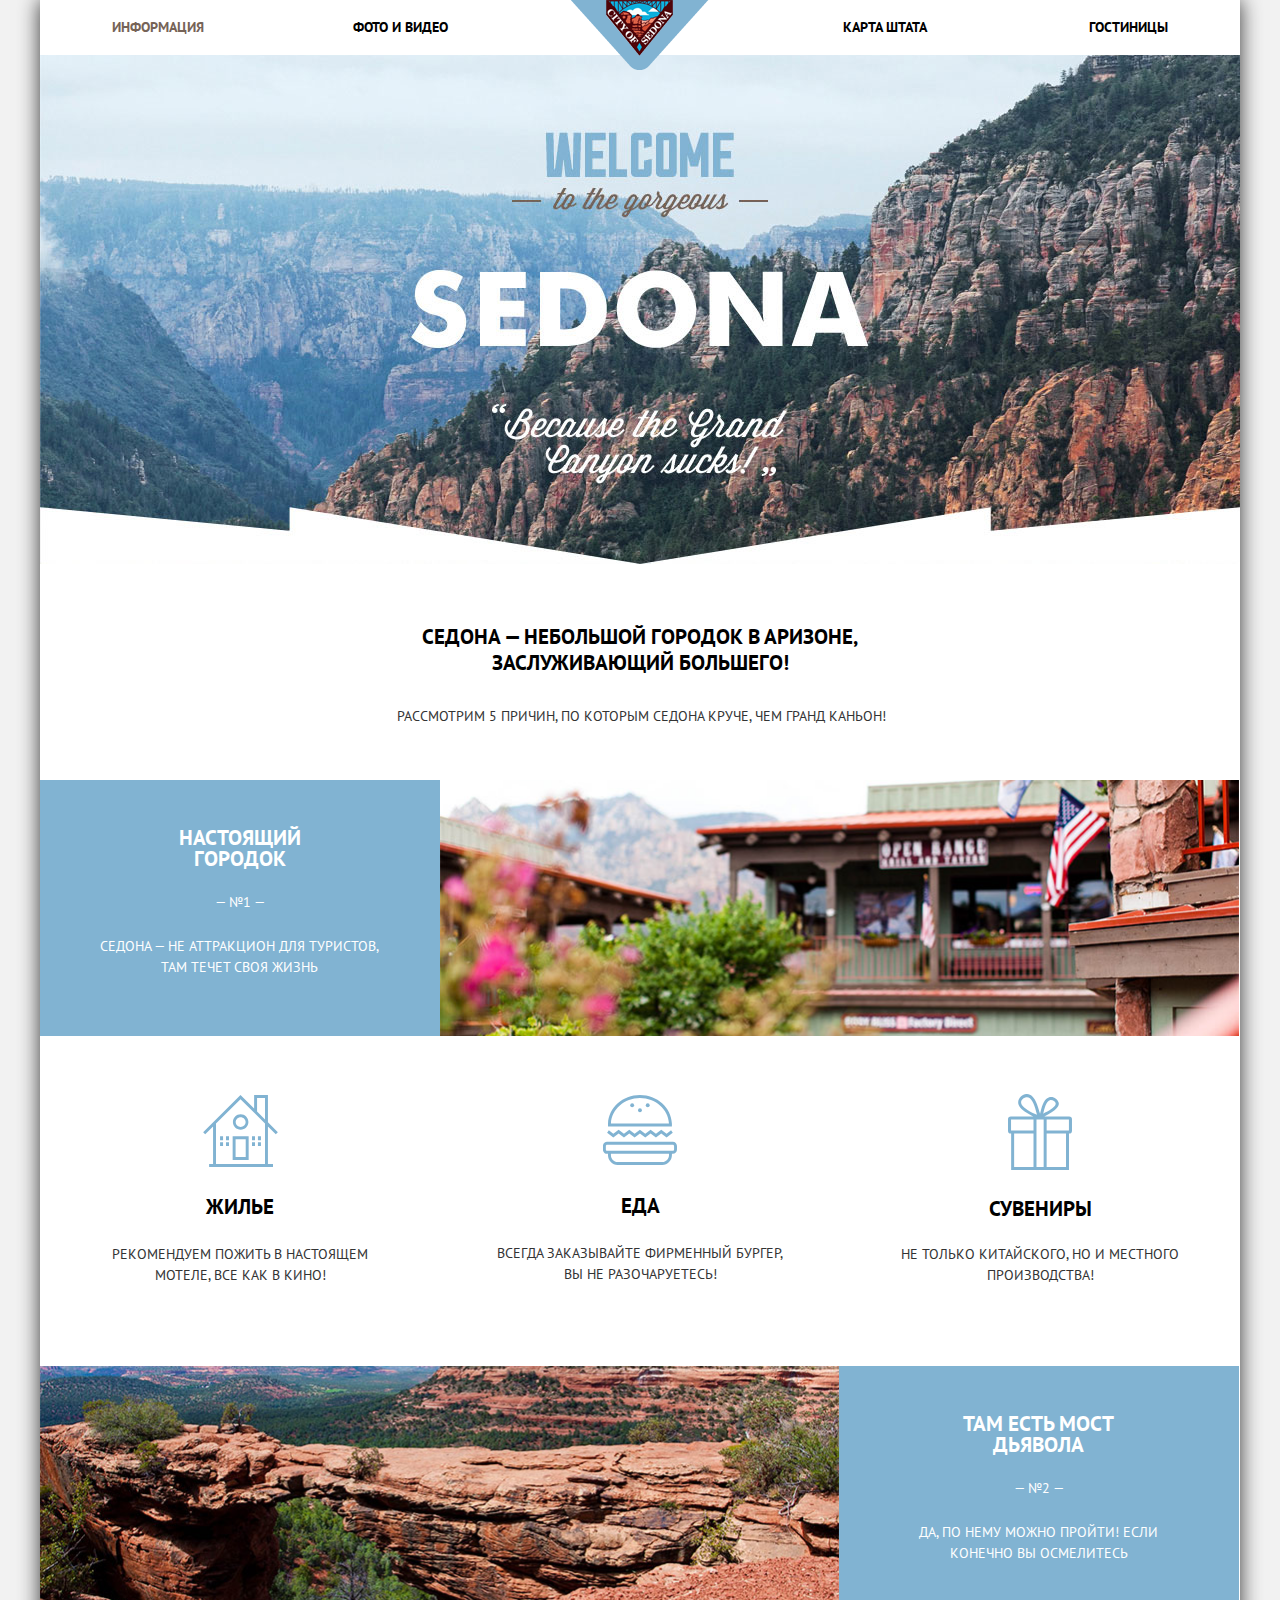
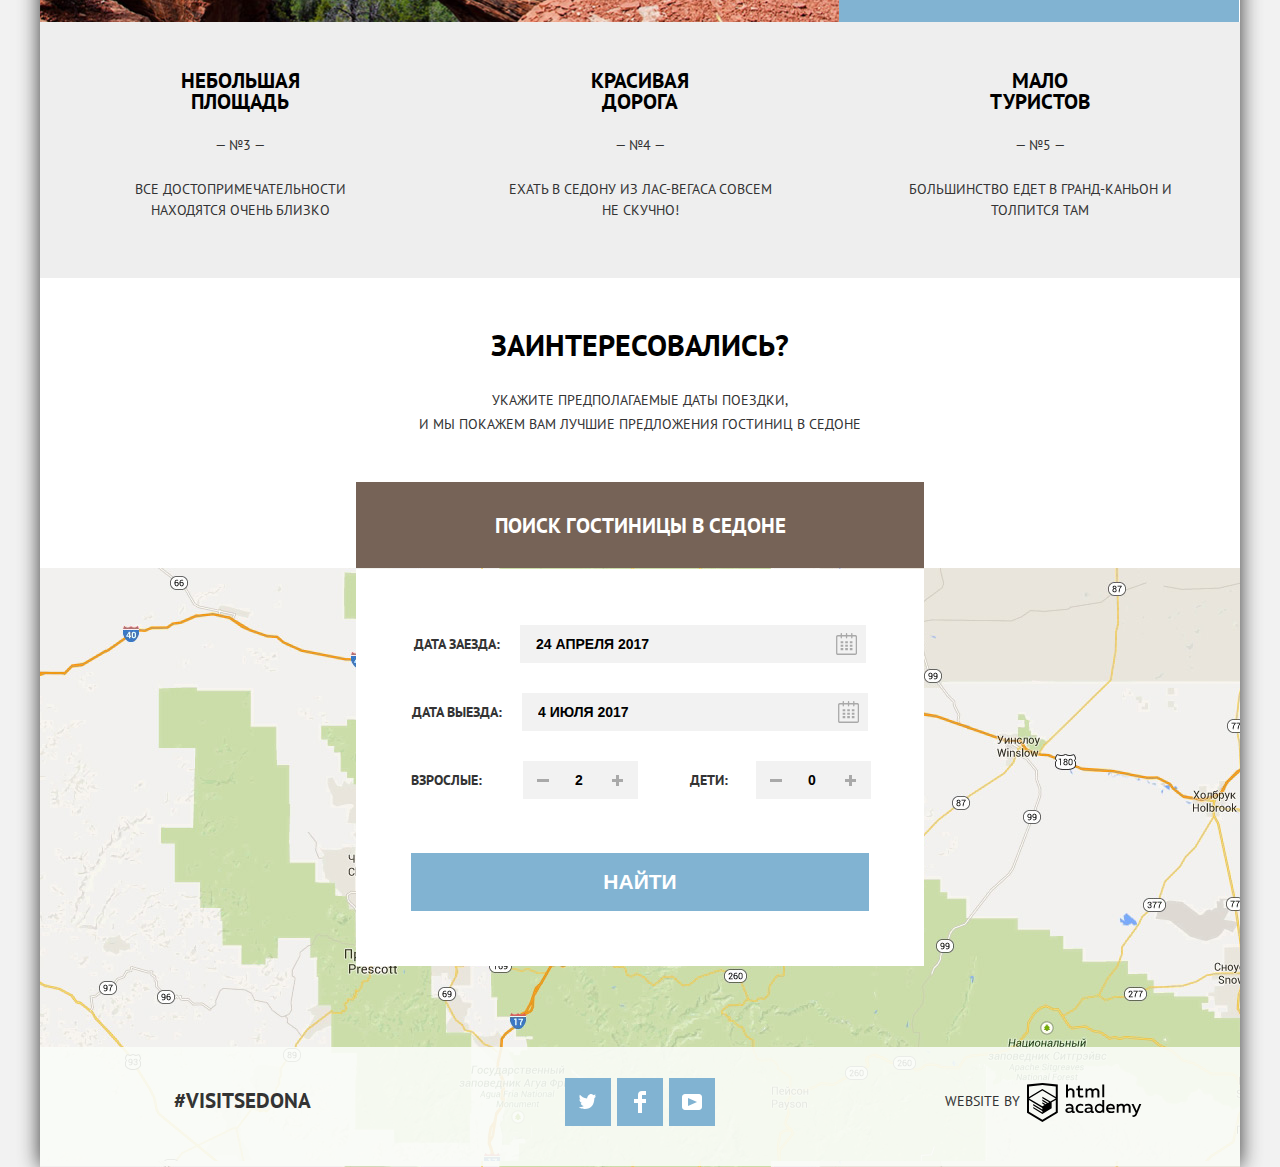
<file: index.html>
<!DOCTYPE html>
<html lang="ru">
<head>
    <meta charset="utf-8">
    <title>HTML Academy: Седона</title>
    <link href="https://fonts.googleapis.com/css?family=PT+Sans:400,700&amp;subset=cyrillic" rel="stylesheet">
    <link href="css/normalize.css" rel="stylesheet">
    <link href="css/style.min.css" rel="stylesheet">
</head>
<body>
    <svg style="position: absolute; width: 0; height: 0; overflow: hidden;" version="1.1" xmlns="http://www.w3.org/2000/svg" xmlns:xlink="http://www.w3.org/1999/xlink">
        <defs>
        <symbol id="icon-calendar" viewBox="0 0 19 20">
        <title>calendar</title>
        <path d="M17.501 1.841h-2.586v-1.252c0-0.346-0.267-0.626-0.596-0.626s-0.596 0.28-0.596 0.626v1.252h-3.58v-1.252c0-0.346-0.267-0.626-0.595-0.626-0.33 0-0.597 0.28-0.597 0.626v1.252h-3.58v-1.252c0-0.346-0.267-0.626-0.596-0.626s-0.597 0.28-0.597 0.626v1.252h-2.585c-0.878 0-1.591 0.747-1.591 1.67v14.82c0 0.923 0.713 1.669 1.591 1.669h15.91c0.878 0 1.59-0.746 1.59-1.669v-14.82c0-0.923-0.712-1.67-1.59-1.67zM17.898 18.331c0 0.003 0 0.007 0 0.010 0 0.221-0.177 0.402-0.397 0.407l-0.001 0h-15.91c-0.221-0.006-0.398-0.187-0.398-0.409 0-0.003 0-0.006 0-0.009v0-14.82c-0-0.002-0-0.005-0-0.008 0-0.222 0.177-0.403 0.398-0.409l0.001-0h2.585v1.253c0 0.346 0.267 0.626 0.597 0.626s0.596-0.28 0.596-0.626v-1.253h3.58v1.253c0 0.346 0.267 0.626 0.597 0.626 0.328 0 0.595-0.28 0.595-0.626v-1.253h3.58v1.253c0 0.346 0.266 0.626 0.596 0.626s0.596-0.28 0.596-0.626v-1.253h2.586c0.219 0 0.397 0.187 0.397 0.417v14.82z"></path>
        <path d="M4.176 7.477h2.386v1.878h-2.386zM4.176 10.607h2.386v1.879h-2.386zM4.176 13.738h2.386v1.878h-2.386zM8.353 13.738h2.386v1.878h-2.386zM8.353 10.607h2.386v1.879h-2.386zM8.353 7.477h2.386v1.878h-2.386zM12.528 13.738h2.386v1.878h-2.386zM12.528 10.607h2.386v1.879h-2.386zM12.528 7.477h2.386v1.878h-2.386z"></path>
        </symbol>
        <symbol id="icon-logo-htmlacademy" viewBox="0 0 59 20">
        <title>logo-htmlacademy</title>
        <path d="M24.212 14.578c0.108-0.004 0.21-0.024 0.306-0.057l-0.008 0.002v0.722c-0.185 0.072-0.4 0.114-0.624 0.114-0.006 0-0.012-0-0.017-0h0.001c-0.022 0.002-0.048 0.003-0.075 0.003-0.37 0-0.689-0.222-0.829-0.54l-0.002-0.006c-0.448 0.365-1.025 0.587-1.655 0.587-0.017 0-0.035-0-0.052-0.001l0.003 0c-0.82 0-1.579-0.45-1.579-1.384 0-1.156 1.085-1.514 2.014-1.514 0.421 0.007 0.827 0.056 1.218 0.143l-0.040-0.008v-0.163c0-0.543-0.412-0.961-1.189-0.961-0.59 0.001-1.149 0.129-1.654 0.358l0.025-0.010v-0.923c0.515-0.182 1.109-0.291 1.728-0.298l0.003-0c1.281 0 2.068 0.608 2.068 1.981v1.628c-0.001 0.008-0.001 0.018-0.001 0.028 0 0.153 0.117 0.278 0.266 0.292l0.001 0h0.092zM20.716 13.965c0.028 0.382 0.344 0.681 0.731 0.681 0.022 0 0.043-0.001 0.064-0.003l-0.003 0h0.060c0.001 0 0.002 0 0.003 0 0.51 0 0.972-0.208 1.305-0.543l0-0v-0.771c-0.292-0.065-0.63-0.106-0.976-0.114l-0.006-0c-0.543 0-1.172 0.179-1.172 0.749v0zM27.425 10.649c0.019-0 0.042-0.001 0.065-0.001 0.489 0 0.947 0.129 1.343 0.355l-0.013-0.007v0.934c-0.348-0.238-0.777-0.38-1.24-0.38-0.003 0-0.006 0-0.008 0h0c-0.027-0.002-0.058-0.003-0.090-0.003-0.824 0-1.493 0.668-1.493 1.493s0.668 1.493 1.493 1.493c0.032 0 0.063-0.001 0.094-0.003l-0.004 0c0.485-0.002 0.939-0.13 1.332-0.354l-0.013 0.007v0.928c-0.417 0.196-0.905 0.31-1.42 0.31-0.028 0-0.055-0-0.082-0.001l0.004 0c-0.044 0.003-0.095 0.005-0.146 0.005-1.208 0-2.197-0.938-2.279-2.125l-0-0.007q0-0.114 0-0.223c-0.001-0.023-0.001-0.050-0.001-0.077 0-1.269 1.008-2.302 2.266-2.343l0.004-0h0.206zM34.030 14.578c0.108-0.004 0.21-0.024 0.306-0.057l-0.008 0.002v0.722c-0.185 0.072-0.4 0.114-0.624 0.114-0.006 0-0.012-0-0.017-0h0.001c-0.022 0.002-0.048 0.003-0.075 0.003-0.37 0-0.689-0.222-0.829-0.54l-0.002-0.006c-0.448 0.365-1.025 0.587-1.655 0.587-0.017 0-0.035-0-0.052-0.001l0.003 0c-0.82 0-1.579-0.45-1.579-1.384 0-1.156 1.085-1.514 2.014-1.514 0.421 0.007 0.827 0.056 1.218 0.143l-0.040-0.008v-0.163c0-0.543-0.412-0.961-1.189-0.961-0.59 0.001-1.149 0.129-1.654 0.358l0.025-0.010v-0.923c0.515-0.182 1.109-0.291 1.728-0.298l0.003-0c1.281 0 2.068 0.608 2.068 1.981v1.628c-0.001 0.008-0.001 0.018-0.001 0.028 0 0.153 0.117 0.278 0.266 0.292l0.001 0h0.092zM30.535 13.965c0.028 0.382 0.344 0.681 0.731 0.681 0.024 0 0.047-0.001 0.070-0.003l-0.003 0h0.060c0.001 0 0.002 0 0.003 0 0.51 0 0.972-0.208 1.305-0.543l0-0v-0.771c-0.292-0.065-0.63-0.106-0.976-0.114l-0.006-0c-0.575 0-1.172 0.179-1.172 0.749v0zM39.62 8.673v6.621h-0.896v-0.716c-0.388 0.51-0.996 0.836-1.68 0.836-0.018 0-0.036-0-0.054-0.001l0.003 0c-1.248-0.087-2.227-1.12-2.227-2.383s0.979-2.296 2.22-2.382l0.008-0c0.021-0.001 0.046-0.001 0.071-0.001 0.62 0 1.176 0.273 1.555 0.704l0.002 0.002v-2.681h0.999zM37.161 11.506c-0.827 0-1.498 0.671-1.498 1.498s0.671 1.498 1.498 1.498v0c0.008 0 0.017 0 0.026 0 0.638 0 1.186-0.385 1.424-0.935l0.004-0.010v-1.085c-0.252-0.558-0.803-0.939-1.444-0.939v0zM42.877 10.649c1.796 0 2.421 1.455 2.128 2.763h-3.376c0.114 0.814 0.906 1.145 1.731 1.145 0.003 0 0.007 0 0.011 0 0.517 0 1.006-0.118 1.442-0.329l-0.020 0.009v0.868c-0.449 0.197-0.971 0.311-1.521 0.311-0.038 0-0.075-0.001-0.113-0.002l0.006 0c-1.373 0-2.578-0.771-2.578-2.399-0.002-0.035-0.003-0.075-0.003-0.116 0-1.22 0.962-2.214 2.169-2.267l0.005-0h0.119zM42.925 11.484c-0.027-0.002-0.059-0.003-0.090-0.003-0.65 0-1.183 0.501-1.234 1.139l-0 0.004v0.033h2.524c0.002-0.027 0.004-0.059 0.004-0.091 0-0.599-0.486-1.085-1.085-1.085-0.034 0-0.067 0.002-0.1 0.005l0.004-0zM46.035 15.284v-4.51h0.896v0.543c0.373-0.416 0.909-0.68 1.507-0.689l0.002-0c0.029-0.002 0.062-0.003 0.096-0.003 0.566 0 1.061 0.303 1.333 0.756l0.004 0.007c0.395-0.429 0.954-0.703 1.576-0.722l0.003-0c0.025-0.001 0.054-0.002 0.083-0.002 0.917 0 1.661 0.744 1.661 1.661 0 0.052-0.002 0.104-0.007 0.155l0-0.007v2.822h-1.031v-2.795c0.003-0.027 0.005-0.059 0.005-0.091 0-0.446-0.338-0.813-0.772-0.858l-0.004-0h-0.141c-0.461 0.030-0.862 0.26-1.121 0.604l-0.003 0.004v3.137h-1.031v-2.795c0.003-0.025 0.004-0.055 0.004-0.084 0-0.451-0.346-0.822-0.788-0.86l-0.003-0h-0.109c-0.499 0.045-0.929 0.309-1.196 0.695l-0.004 0.005v3.056h-0.939zM57.601 10.763h1.031l-2.122 5.134c-0.488 1.178-1.134 1.552-1.818 1.552-0.213-0.002-0.418-0.030-0.615-0.080l0.018 0.004v-0.852c0.133 0.041 0.286 0.065 0.445 0.065 0.006 0 0.011-0 0.017-0h-0.001c0.488 0 0.858-0.347 1.123-1.031l0.092-0.228-2.171-4.559h1.085l1.552 3.414zM21.020 0.782v2.583c0.373-0.38 0.891-0.616 1.465-0.619h0.001c0.031-0.002 0.068-0.003 0.105-0.003 0.974 0 1.764 0.79 1.764 1.764 0 0.030-0.001 0.059-0.002 0.089l0-0.004v2.795h-1.015v-2.665c0.004-0.033 0.006-0.070 0.006-0.108 0-0.506-0.383-0.923-0.875-0.977l-0.004-0h-0.163c-0.533 0.033-0.991 0.324-1.255 0.748l-0.004 0.007v2.996h-1.031v-6.605h1.031zM27.104 1.243v1.628h1.628v0.868h-1.628v2.068c0 0.597 0.271 0.792 0.858 0.792 0 0 0 0 0 0 0.331 0 0.646-0.066 0.933-0.185l-0.016 0.006v0.868c-0.349 0.121-0.751 0.19-1.169 0.19-0.011 0-0.021-0-0.032-0l0.002 0c-0.052 0.007-0.112 0.011-0.173 0.011-0.764 0-1.384-0.62-1.384-1.384 0-0.040 0.002-0.080 0.005-0.119l-0 0.005v-2.263h-0.847v-0.885h0.814v-1.368zM30.035 7.381v-4.526h0.901v0.543c0.371-0.417 0.905-0.682 1.501-0.695l0.002-0c0.029-0.002 0.063-0.003 0.098-0.003 0.55 0 1.034 0.287 1.31 0.719l0.004 0.006c0.395-0.429 0.954-0.703 1.576-0.722l0.003-0c0.019-0.001 0.042-0.001 0.065-0.001 0.917 0 1.661 0.744 1.661 1.661 0 0.065-0.004 0.13-0.011 0.194l0.001-0.008v2.828h-1.031v-2.795c0.003-0.027 0.005-0.059 0.005-0.091 0-0.446-0.338-0.813-0.772-0.858l-0.004-0h-0.125c-0.461 0.030-0.862 0.26-1.121 0.604l-0.003 0.004v3.137h-1.031v-2.795c0.003-0.027 0.005-0.059 0.005-0.091 0-0.446-0.338-0.813-0.772-0.858l-0.004-0h-0.125c-0.499 0.045-0.929 0.309-1.196 0.695l-0.004 0.005v3.056h-0.934zM38.627 0.776h0.993v6.594h-0.993v-6.594zM7.984-0.011h-0.087l-7.897 0.836v14.475l7.897 4.7 7.897-4.7v-14.475zM14.768 14.697l-6.871 4.092-6.866-4.081v-5.938l6.833 4.071v0.716l-4.684-2.768v0.711l4.711 2.828v0.754l-4.706-2.801v0.733l4.711 2.828 4.749-2.844v-3.072l2.117-1.254v6.035zM14.768 7.897l-1.889 1.085-0.868 0.543-4.136-2.48v0.711l3.522 2.128-0.076 0.049-0.543 0.293-2.915-1.737v0.727l2.301 1.368-0.543 0.364-1.737-1.031v0.711l1.14 0.673-1.156 0.684-6.784-4.043 6.79-4.092zM14.768 7.18l-6.904-4.065-6.828 4.065v-5.427l6.866-0.722 6.866 0.722v5.427z"></path>
        </symbol>
        </defs>
    </svg>
       <div class="container">
        <header class="main-header">
            <nav class="main-navigation">
                <ul>
                    <li><a class="current">Информация</a></li>
                    <li><a href="#">Фото и видео</a></li>
                    <li><a href="#">Карта штата</a></li>
                    <li><a href="hotels.html">Гостиницы</a></li>
                </ul>
                <a class="main-navigation__logo"><img src="img/main-logo.png" width="138" height="70" alt="sedona"></a>
            </nav>
        </header>
        <main>
            <section class="banner">
                <h1 class="visually-hidden">Welcome to the gargeous Sedona</h1>
                <p class="visually-hidden">Because the Grand Canyon sucks!</p>
            </section>
            <section class="info">
                <div class="container-holder">
                    <h1>Седона — небольшой городок в аризоне, заслуживающий большего!</h1>
                    <p>Рассмотрим 5 причин, по которым седона круче, чем гранд каньон!</p>
                </div>
            </section>
            <section class="features">
                <h2 class="visually-hidden">Преимущества</h2>
                <section class="features__item features__item--type-1">
                    <div class="main-features">
                        <h3>Настоящий городок</h3>
                        <span>— №1 —</span>
                        <p>Седона — не аттракцион для туристов, там течет своя жизнь</p>
                    </div>
                    <div class="image">
                    <img src="img/town.jpg" width="800" height="400" alt="town">
                    </div>
                </section>
                <ul class="features__item features__item--type-2">
                    <li>
                        <img src="img/icon-1.svg" alt="Home" width="75" height="72">
                        <h3>Жилье</h3>
                        <p>Рекомендуем пожить в настоящем мотеле, все как в кино!</p>
                    </li>
                    <li>
                        <img src="img/icon-3.svg" alt="Burger" width="74" height="70">
                        <h3>Еда</h3>
                        <p>Всегда заказывайте фирменный бургер, вы не разочаруетесь!</p>
                    </li>
                    <li>
                        <img src="img/icon-2.svg" alt="Present" width="64" height="76">
                        <h3>Сувениры</h3>
                        <p>Не только китайского, но и местного производства!</p>
                    </li>
                </ul>
                <section class="features__item features__item--type-1">
                   <div class="image">
                    <img src="img/bridge.jpg" width="800" height="400" alt="bridge">
                    </div>
                    <div class="main-features">
                        <h3>Там есть мост дьявола</h3>
                        <span>— №2 —</span>
                        <p>Да, по нему можно пройти! если конечно вы осмелитесь</p>
                    </div>
                </section>
                <ul class="features__item features__item--type-3">
                    <li>
                        <h3>Небольшая площадь</h3>
                        <span>— №3 —</span>
                        <p>Все достопримечательности находятся очень близко</p>
                    </li>
                    <li>
                        <h3>Красивая дорога</h3>
                        <span>— №4 —</span>
                        <p>Ехать в седону из лас-вегаса совсем не скучно!</p>
                    </li>
                    <li>
                        <h3>Мало туристов</h3>
                        <span>— №5 —</span>
                        <p>Большинство едет в гранд-каньон и толпится там</p>
                    </li>
                </ul>
            </section>
            <section class="hotel-search">
                <h2>Заинтересовались?</h2>
                <p>Укажите предполагаемые даты поездки,<br> и мы покажем вам лучшие предложения гостиниц в седоне</p>
                <div class="popup-position">
                <a class="search-hotels-btn btn" title="Поиск гостиницы в седоне">Поиск гостиницы в седоне</a>
                <div class="popup">
                    <h3 class="visually-hidden">Поиск гостиницы</h3>
                    <form  action="https://echo.htmlacademy.ru" method="post">
                        <div class="row">
                          <label for="in">Дата заезда:</label>
                           <div class="holder">
                            <input type="text" name="date" id="in" placeholder="24 Апреля 2017">
                            <button type="button" class="popup__calendar-btn">Календарь
                              <svg class="icon2 icon-calendar">
                              <use xlink:href="#icon-calendar"></use>
                              </svg>
                            </button>
                            </div>
                        </div>
                        <div class="row">
                            <label for="out">Дата выезда:</label>
                            <div class="holder">
                            <input type="text" name="date" id="out" placeholder="4 Июля 2017">
                            <button type="button" class="popup__calendar-btn">Календарь
                              <svg class="icon2 icon-calendar">
                              <use xlink:href="#icon-calendar"></use>
                              </svg>
                            </button>
                            </div>
                        </div>
                        <div class="form-3 row">
                            <label class="adults" for="adults">Взрослые:</label>
                            <button type="button" class="popup__calendar-minus-btn">Меньше</button>
                            <input type="text" name="numbers" id="adults" placeholder="2">
                            <button type="button" class="popup__calendar-plus-btn">Больше</button>
                            <label class="children" for="children">Дети:</label>
                            <button type="button" class="popup__calendar-minus-btn">Меньше</button>
                            <input type="text" name="numbers" id="children" placeholder="0">
                            <button type="button" class="popup__calendar-plus-btn">Больше</button>
                        </div>
                        <button type="submit" class="popup__search-btn btn modal-content-close">Найти</button>
                    </form>
                </div>
                </div>
            </section>
            <section class="map">
                <h4 class="visually-hidden">Sedona map</h4>
                <iframe src="https://www.google.com/maps/embed?pb=!1m16!1m12!1m3!1d26187.975683675024!2d-111.79594825170956!3d34.868865145048275!2m3!1f0!2f0!3f0!3m2!1i1024!2i768!4f13.1!2m1!1z0KHQtdC00L7QvdCwINGG0LXQvdGC0YAg0LPQvtGA0L7QtNCw!5e0!3m2!1sru!2sru!4v1502615035913" width="1200" height="593" style="border:0" allowfullscreen></iframe>
            </section>
        </main>
        <footer class="main-footer transparent-layer">
           <div class="main-footer__column">
            <b class="main-footer__hashteg">#Visitsedona</b>
            </div>
            <div class="main-footer__column">
            <ul class="main-footer__social">
                <li><a class="twitter" href="#">Twitter</a></li>
                <li><a class="facebook" href="#">Facebook</a></li>
                <li><a class="youtube" href="#">Youtube</a></li>
            </ul>
            </div>
            <div class="main-footer__copyright main-footer__column">
                <span>Website by</span>
                <a href="https://htmlacademy.ru/">Html Academy<svg class="icon2 icon-logo-htmlacademy"><use xlink:href="#icon-logo-htmlacademy"></use></svg>
            </a>
            </div>
        </footer>
    </div>
    <script src="js/script.min.js">
    </script>
</body>
</html>
</file>
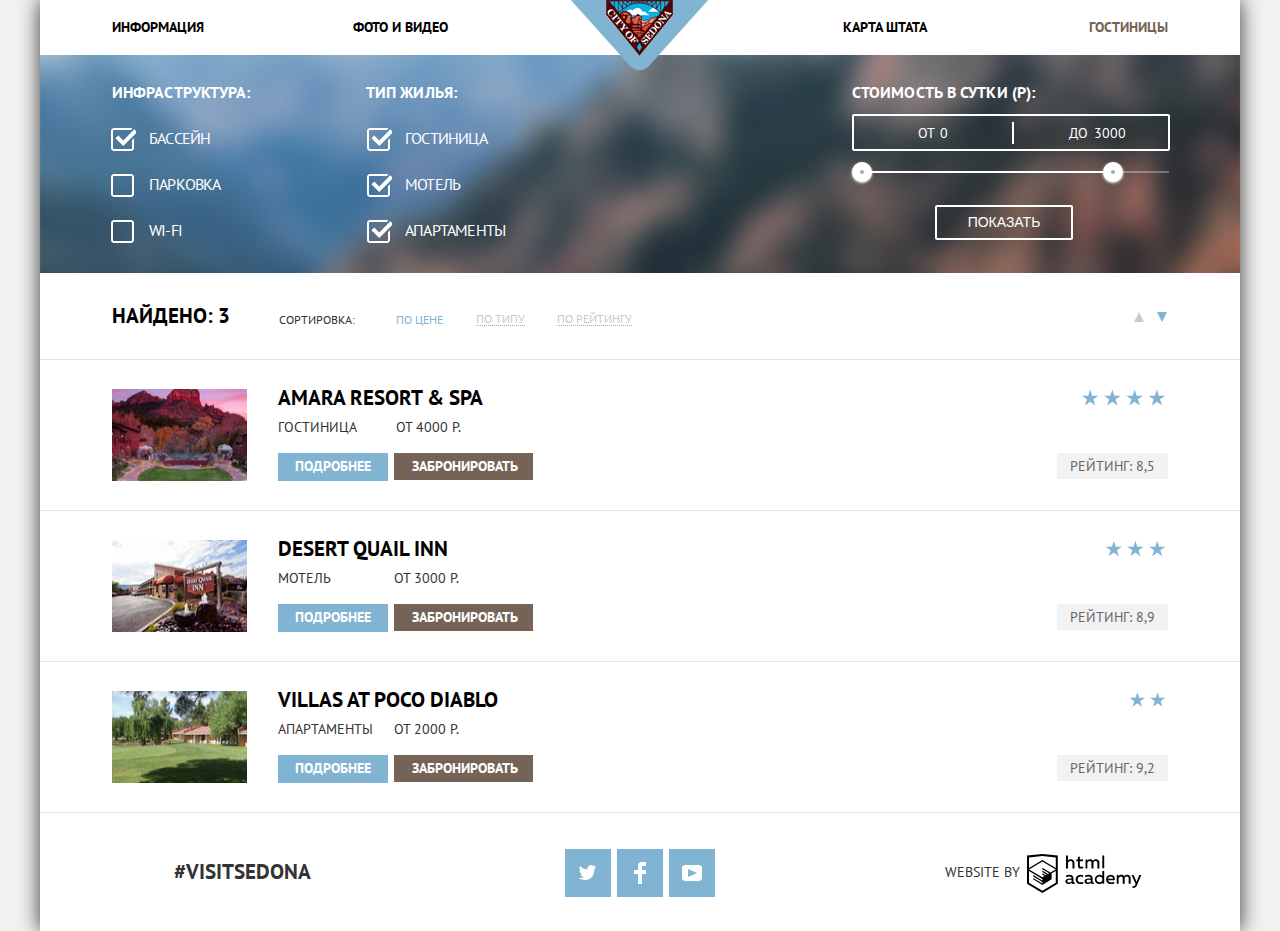
<file: hotels.html>
<!DOCTYPE html>
<html lang="ru">
<head>
    <meta charset="utf-8">
    <title>HTML Academy: Седона</title>
    <link href="https://fonts.googleapis.com/css?family=PT+Sans:400,700&amp;subset=cyrillic" rel="stylesheet">
    <link href="css/normalize.css" rel="stylesheet">
    <link href="css/style.min.css" rel="stylesheet">
</head>
<body>
    <svg style="position: absolute; width: 0; height: 0; overflow: hidden;" version="1.1" xmlns="http://www.w3.org/2000/svg" xmlns:xlink="http://www.w3.org/1999/xlink">
        <defs>
        <symbol id="icon-calendar" viewBox="0 0 19 20">
        <title>calendar</title>
        <path d="M17.501 1.841h-2.586v-1.252c0-0.346-0.267-0.626-0.596-0.626s-0.596 0.28-0.596 0.626v1.252h-3.58v-1.252c0-0.346-0.267-0.626-0.595-0.626-0.33 0-0.597 0.28-0.597 0.626v1.252h-3.58v-1.252c0-0.346-0.267-0.626-0.596-0.626s-0.597 0.28-0.597 0.626v1.252h-2.585c-0.878 0-1.591 0.747-1.591 1.67v14.82c0 0.923 0.713 1.669 1.591 1.669h15.91c0.878 0 1.59-0.746 1.59-1.669v-14.82c0-0.923-0.712-1.67-1.59-1.67zM17.898 18.331c0 0.003 0 0.007 0 0.010 0 0.221-0.177 0.402-0.397 0.407l-0.001 0h-15.91c-0.221-0.006-0.398-0.187-0.398-0.409 0-0.003 0-0.006 0-0.009v0-14.82c-0-0.002-0-0.005-0-0.008 0-0.222 0.177-0.403 0.398-0.409l0.001-0h2.585v1.253c0 0.346 0.267 0.626 0.597 0.626s0.596-0.28 0.596-0.626v-1.253h3.58v1.253c0 0.346 0.267 0.626 0.597 0.626 0.328 0 0.595-0.28 0.595-0.626v-1.253h3.58v1.253c0 0.346 0.266 0.626 0.596 0.626s0.596-0.28 0.596-0.626v-1.253h2.586c0.219 0 0.397 0.187 0.397 0.417v14.82z"></path>
        <path d="M4.176 7.477h2.386v1.878h-2.386zM4.176 10.607h2.386v1.879h-2.386zM4.176 13.738h2.386v1.878h-2.386zM8.353 13.738h2.386v1.878h-2.386zM8.353 10.607h2.386v1.879h-2.386zM8.353 7.477h2.386v1.878h-2.386zM12.528 13.738h2.386v1.878h-2.386zM12.528 10.607h2.386v1.879h-2.386zM12.528 7.477h2.386v1.878h-2.386z"></path>
        </symbol>
        <symbol id="icon-logo-htmlacademy" viewBox="0 0 59 20">
        <title>logo-htmlacademy</title>
        <path d="M24.212 14.578c0.108-0.004 0.21-0.024 0.306-0.057l-0.008 0.002v0.722c-0.185 0.072-0.4 0.114-0.624 0.114-0.006 0-0.012-0-0.017-0h0.001c-0.022 0.002-0.048 0.003-0.075 0.003-0.37 0-0.689-0.222-0.829-0.54l-0.002-0.006c-0.448 0.365-1.025 0.587-1.655 0.587-0.017 0-0.035-0-0.052-0.001l0.003 0c-0.82 0-1.579-0.45-1.579-1.384 0-1.156 1.085-1.514 2.014-1.514 0.421 0.007 0.827 0.056 1.218 0.143l-0.040-0.008v-0.163c0-0.543-0.412-0.961-1.189-0.961-0.59 0.001-1.149 0.129-1.654 0.358l0.025-0.010v-0.923c0.515-0.182 1.109-0.291 1.728-0.298l0.003-0c1.281 0 2.068 0.608 2.068 1.981v1.628c-0.001 0.008-0.001 0.018-0.001 0.028 0 0.153 0.117 0.278 0.266 0.292l0.001 0h0.092zM20.716 13.965c0.028 0.382 0.344 0.681 0.731 0.681 0.022 0 0.043-0.001 0.064-0.003l-0.003 0h0.060c0.001 0 0.002 0 0.003 0 0.51 0 0.972-0.208 1.305-0.543l0-0v-0.771c-0.292-0.065-0.63-0.106-0.976-0.114l-0.006-0c-0.543 0-1.172 0.179-1.172 0.749v0zM27.425 10.649c0.019-0 0.042-0.001 0.065-0.001 0.489 0 0.947 0.129 1.343 0.355l-0.013-0.007v0.934c-0.348-0.238-0.777-0.38-1.24-0.38-0.003 0-0.006 0-0.008 0h0c-0.027-0.002-0.058-0.003-0.090-0.003-0.824 0-1.493 0.668-1.493 1.493s0.668 1.493 1.493 1.493c0.032 0 0.063-0.001 0.094-0.003l-0.004 0c0.485-0.002 0.939-0.13 1.332-0.354l-0.013 0.007v0.928c-0.417 0.196-0.905 0.31-1.42 0.31-0.028 0-0.055-0-0.082-0.001l0.004 0c-0.044 0.003-0.095 0.005-0.146 0.005-1.208 0-2.197-0.938-2.279-2.125l-0-0.007q0-0.114 0-0.223c-0.001-0.023-0.001-0.050-0.001-0.077 0-1.269 1.008-2.302 2.266-2.343l0.004-0h0.206zM34.030 14.578c0.108-0.004 0.21-0.024 0.306-0.057l-0.008 0.002v0.722c-0.185 0.072-0.4 0.114-0.624 0.114-0.006 0-0.012-0-0.017-0h0.001c-0.022 0.002-0.048 0.003-0.075 0.003-0.37 0-0.689-0.222-0.829-0.54l-0.002-0.006c-0.448 0.365-1.025 0.587-1.655 0.587-0.017 0-0.035-0-0.052-0.001l0.003 0c-0.82 0-1.579-0.45-1.579-1.384 0-1.156 1.085-1.514 2.014-1.514 0.421 0.007 0.827 0.056 1.218 0.143l-0.040-0.008v-0.163c0-0.543-0.412-0.961-1.189-0.961-0.59 0.001-1.149 0.129-1.654 0.358l0.025-0.010v-0.923c0.515-0.182 1.109-0.291 1.728-0.298l0.003-0c1.281 0 2.068 0.608 2.068 1.981v1.628c-0.001 0.008-0.001 0.018-0.001 0.028 0 0.153 0.117 0.278 0.266 0.292l0.001 0h0.092zM30.535 13.965c0.028 0.382 0.344 0.681 0.731 0.681 0.024 0 0.047-0.001 0.070-0.003l-0.003 0h0.060c0.001 0 0.002 0 0.003 0 0.51 0 0.972-0.208 1.305-0.543l0-0v-0.771c-0.292-0.065-0.63-0.106-0.976-0.114l-0.006-0c-0.575 0-1.172 0.179-1.172 0.749v0zM39.62 8.673v6.621h-0.896v-0.716c-0.388 0.51-0.996 0.836-1.68 0.836-0.018 0-0.036-0-0.054-0.001l0.003 0c-1.248-0.087-2.227-1.12-2.227-2.383s0.979-2.296 2.22-2.382l0.008-0c0.021-0.001 0.046-0.001 0.071-0.001 0.62 0 1.176 0.273 1.555 0.704l0.002 0.002v-2.681h0.999zM37.161 11.506c-0.827 0-1.498 0.671-1.498 1.498s0.671 1.498 1.498 1.498v0c0.008 0 0.017 0 0.026 0 0.638 0 1.186-0.385 1.424-0.935l0.004-0.010v-1.085c-0.252-0.558-0.803-0.939-1.444-0.939v0zM42.877 10.649c1.796 0 2.421 1.455 2.128 2.763h-3.376c0.114 0.814 0.906 1.145 1.731 1.145 0.003 0 0.007 0 0.011 0 0.517 0 1.006-0.118 1.442-0.329l-0.020 0.009v0.868c-0.449 0.197-0.971 0.311-1.521 0.311-0.038 0-0.075-0.001-0.113-0.002l0.006 0c-1.373 0-2.578-0.771-2.578-2.399-0.002-0.035-0.003-0.075-0.003-0.116 0-1.22 0.962-2.214 2.169-2.267l0.005-0h0.119zM42.925 11.484c-0.027-0.002-0.059-0.003-0.090-0.003-0.65 0-1.183 0.501-1.234 1.139l-0 0.004v0.033h2.524c0.002-0.027 0.004-0.059 0.004-0.091 0-0.599-0.486-1.085-1.085-1.085-0.034 0-0.067 0.002-0.1 0.005l0.004-0zM46.035 15.284v-4.51h0.896v0.543c0.373-0.416 0.909-0.68 1.507-0.689l0.002-0c0.029-0.002 0.062-0.003 0.096-0.003 0.566 0 1.061 0.303 1.333 0.756l0.004 0.007c0.395-0.429 0.954-0.703 1.576-0.722l0.003-0c0.025-0.001 0.054-0.002 0.083-0.002 0.917 0 1.661 0.744 1.661 1.661 0 0.052-0.002 0.104-0.007 0.155l0-0.007v2.822h-1.031v-2.795c0.003-0.027 0.005-0.059 0.005-0.091 0-0.446-0.338-0.813-0.772-0.858l-0.004-0h-0.141c-0.461 0.030-0.862 0.26-1.121 0.604l-0.003 0.004v3.137h-1.031v-2.795c0.003-0.025 0.004-0.055 0.004-0.084 0-0.451-0.346-0.822-0.788-0.86l-0.003-0h-0.109c-0.499 0.045-0.929 0.309-1.196 0.695l-0.004 0.005v3.056h-0.939zM57.601 10.763h1.031l-2.122 5.134c-0.488 1.178-1.134 1.552-1.818 1.552-0.213-0.002-0.418-0.030-0.615-0.080l0.018 0.004v-0.852c0.133 0.041 0.286 0.065 0.445 0.065 0.006 0 0.011-0 0.017-0h-0.001c0.488 0 0.858-0.347 1.123-1.031l0.092-0.228-2.171-4.559h1.085l1.552 3.414zM21.020 0.782v2.583c0.373-0.38 0.891-0.616 1.465-0.619h0.001c0.031-0.002 0.068-0.003 0.105-0.003 0.974 0 1.764 0.79 1.764 1.764 0 0.030-0.001 0.059-0.002 0.089l0-0.004v2.795h-1.015v-2.665c0.004-0.033 0.006-0.070 0.006-0.108 0-0.506-0.383-0.923-0.875-0.977l-0.004-0h-0.163c-0.533 0.033-0.991 0.324-1.255 0.748l-0.004 0.007v2.996h-1.031v-6.605h1.031zM27.104 1.243v1.628h1.628v0.868h-1.628v2.068c0 0.597 0.271 0.792 0.858 0.792 0 0 0 0 0 0 0.331 0 0.646-0.066 0.933-0.185l-0.016 0.006v0.868c-0.349 0.121-0.751 0.19-1.169 0.19-0.011 0-0.021-0-0.032-0l0.002 0c-0.052 0.007-0.112 0.011-0.173 0.011-0.764 0-1.384-0.62-1.384-1.384 0-0.040 0.002-0.080 0.005-0.119l-0 0.005v-2.263h-0.847v-0.885h0.814v-1.368zM30.035 7.381v-4.526h0.901v0.543c0.371-0.417 0.905-0.682 1.501-0.695l0.002-0c0.029-0.002 0.063-0.003 0.098-0.003 0.55 0 1.034 0.287 1.31 0.719l0.004 0.006c0.395-0.429 0.954-0.703 1.576-0.722l0.003-0c0.019-0.001 0.042-0.001 0.065-0.001 0.917 0 1.661 0.744 1.661 1.661 0 0.065-0.004 0.13-0.011 0.194l0.001-0.008v2.828h-1.031v-2.795c0.003-0.027 0.005-0.059 0.005-0.091 0-0.446-0.338-0.813-0.772-0.858l-0.004-0h-0.125c-0.461 0.030-0.862 0.26-1.121 0.604l-0.003 0.004v3.137h-1.031v-2.795c0.003-0.027 0.005-0.059 0.005-0.091 0-0.446-0.338-0.813-0.772-0.858l-0.004-0h-0.125c-0.499 0.045-0.929 0.309-1.196 0.695l-0.004 0.005v3.056h-0.934zM38.627 0.776h0.993v6.594h-0.993v-6.594zM7.984-0.011h-0.087l-7.897 0.836v14.475l7.897 4.7 7.897-4.7v-14.475zM14.768 14.697l-6.871 4.092-6.866-4.081v-5.938l6.833 4.071v0.716l-4.684-2.768v0.711l4.711 2.828v0.754l-4.706-2.801v0.733l4.711 2.828 4.749-2.844v-3.072l2.117-1.254v6.035zM14.768 7.897l-1.889 1.085-0.868 0.543-4.136-2.48v0.711l3.522 2.128-0.076 0.049-0.543 0.293-2.915-1.737v0.727l2.301 1.368-0.543 0.364-1.737-1.031v0.711l1.14 0.673-1.156 0.684-6.784-4.043 6.79-4.092zM14.768 7.18l-6.904-4.065-6.828 4.065v-5.427l6.866-0.722 6.866 0.722v5.427z"></path>
        </symbol>
        </defs>
    </svg>
    <div class="container">
        <header class="main-header">
            <nav class="main-navigation">
                <ul>
                    <li><a href="index.html">Информация</a></li>
                    <li><a href="#">Фото и видео</a></li>
                    <li><a href="#">Карта штата</a></li>
                    <li><a class="current">Гостиницы</a></li>
                </ul>
                <a class="main-navigation__logo" href="index.html">
                    <img src="img/main-logo.png" width="138" height="70" alt="sedona">
                </a>
            </nav>
        </header>
        <main>
            <section class="filter-menu">
                <h1 class="visually-hidden">Меню</h1>
                <form action="https://echo.htmlacademy.ru" method="post">
                    <div class="filter-menu__checkbox-selector filter-menu__checkbox-selector--left">
                        <span>Инфраструктура:</span>
                        <input type="checkbox" class="visually-hidden" value="Бассейн" name="features" id="checkbox-1" checked>
                        <label for="checkbox-1" tabindex="-1">Бассейн</label>
                        <input type="checkbox" class="visually-hidden" value="Парковка" name="features" id="checkbox-2">
                        <label for="checkbox-2" tabindex="-1">Парковка</label>
                        <input type="checkbox" class="visually-hidden" value="Wi-fi" name="features" id="checkbox-3">
                        <label for="checkbox-3" tabindex="-1">Wi-fi</label>
                    </div>
                    <div class="filter-menu__checkbox-selector filter-menu__checkbox-selector--right">
                        <span>Тип жилья:</span>
                        <input type="checkbox" class="visually-hidden" value="Гостиница" name="features-home" id="checkbox-4" checked>
                        <label for="checkbox-4" tabindex="-1">Гостиница</label>
                        <input type="checkbox" class="visually-hidden" value="Мотель" name="features-home" id="checkbox-5" checked>
                        <label for="checkbox-5" tabindex="-1">Мотель</label>
                        <input type="checkbox" class="visually-hidden" value="Апартаменты" name="features-home" id="checkbox-6" checked>
                        <label for="checkbox-6" tabindex="-1">Апартаменты</label>
                    </div>
                    <div class="filter-menu__rangeinput">
                        <span class="top-menu__rangeinput--title">Стоимость в сутки (р):
                        </span>
                        <div class="filter-menu__rangeinput--price-controls">
                            <label class="min-price">От <input type="text" name="min-price" value="0"></label>
                            <label class="max-price">До <input type="text" name="max-price" value="3000"></label>
                        </div>
                        <div class="filter-menu__rangeinput--range-controls">
                            <div class="scale">
                                <div class="bar">
                                </div>
                            </div>
                            <div class="range-toggle range-toggle-min">
                            </div>
                            <div class="range-toggle range-toggle-max">
                            </div>
                        </div>
                        <button type="submit" class="filter-menu__show-btn btn">Показать</button>
                    </div>
                </form>
            </section>
            <section class="hotels">
                <h2 class="visually-hidden">Отели, гостиницы, виллы</h2>
                <div class="hotels__sort">
                   <div>
                    <h3>Найдено: 3</h3>
                    <span>Сортировка:</span>
                    <a class="current-filter">по цене</a>
                    <a href="#">по типу</a>
                    <a href="#">по рейтингу</a>
                    </div>
                    <div class="triangles">
                    <button type="button" class="triangle-up">Вверх</button>
                    <button type="button" class="triangle-down triangle-active">Вниз</button>
                    </div>
                </div>
                <article class="hotels__item hotels__item-amara">
                    <img src="img/amara.jpg" alt="Amara Resort & Spa" width="135" height="90">
                    <div class="first-column">
                        <a href="#" class="hotel-name">Amara Resort & Spa</a>
                        <div>
                            <span class="Hotel-type">Гостиница</span>
                            <span class="price">От 4000 р.</span>
                        </div>
                        <div>
                            <a href="#" class="more-btn">Подробнее</a>
                            <a href="#" class="reserve-btn">Забронировать</a>
                        </div>
                    </div>
                    <div class="second-column">
                        <div class="stars">
                           <img src="./img/stars4.svg" alt="4 stars" width="89" height="17">
                            <h3 class="visually-hidden">Четыре звезды</h3>
                        </div>
                        <span class="rating">Рейтинг: 8,5</span>
                    </div>
                </article>
                <article class="hotels__item hotels__item-desert">
                    <img src="img/desert.jpg" alt="Desert Quail Inn" width="135" height="90">
                    <div class="first-column">
                        <a href="#" class="hotel-name">Desert Quail Inn</a>
                        <div>
                            <span class="Hotel-type">Мотель</span>
                            <span class="price">От 3000 р.</span>
                        </div>
                        <div>
                            <a href="#" class="more-btn">Подробнее</a>
                            <a href="#" class="reserve-btn">Забронировать</a>
                        </div>
                    </div>
                    <div class="second-column">
                        <div class="stars">
                           <img src="./img/stars3.svg" alt="3 stars" width="65" height="17">
                            <h3 class="visually-hidden">Три звезды</h3>
                        </div>
                        <span class="rating">Рейтинг: 8,9</span>
                    </div>
                </article>
                <article class="hotels__item hotels__item-villas">
                    <img src="img/villas.jpg" alt="Villas At Poco Diablo" width="135" height="90">
                    <div class="first-column">
                        <a href="#" class="hotel-name">Villas At Poco Diablo</a>
                        <div>
                            <span class="Hotel-type">Апартаменты</span>
                            <span class="price">От 2000 р.</span>
                        </div>
                        <div>
                            <a href="#" class="more-btn">Подробнее</a>
                            <a href="#" class="reserve-btn">Забронировать</a>
                        </div>
                    </div>
                    <div class="second-column">
                        <div class="stars">
                           <img src="./img/stars2.svg" alt="2 stars" width="41" height="17">
                            <h3 class="visually-hidden">Две звезды</h3>
                        </div>
                        <span class="rating">Рейтинг: 9,2</span>
                    </div>
                </article>
            </section>
        </main>
        <footer class="main-footer">
           <div class="main-footer__column">
            <b class="main-footer__hashteg">#Visitsedona</b>
            </div>
            <div class="main-footer__column">
            <ul class="main-footer__social">
                <li><a class="twitter" href="#">Twitter</a></li>
                <li><a class="facebook" href="#">Facebook</a></li>
                <li><a class="youtube" href="#">Youtube</a></li>
            </ul>
            </div>
            <div class="main-footer__copyright main-footer__column">
                <span>Website by</span>
                <a href="https://htmlacademy.ru/" class="main-footer__copyright">Html Academy<svg class="icon2 icon-logo-htmlacademy"><use xlink:href="#icon-logo-htmlacademy"></use></svg>
                </a>
            </div>
        </footer>
    </div>
     <script src="js/script.min.js">
    </script>
</body>
</html>
</file>
<file: css/style.min.css>
body {margin: 0px;padding: 0px;font: 14px/21px 'PT Sans', 'Arial', 'sans-serif';text-transform: uppercase;min-width: 1200px;color: #333;background-color: #f2f2f2;}.btn {line-height: 26px;font-size: 21px;font-weight: bold;text-align: center;color: white;display: block;text-decoration: none;-webkit-box-sizing: border-box;box-sizing: border-box;text-transform: uppercase;}.visually-hidden:not(:focus):not(:active),input[type="checkbox"].visually-hidden,input[type="radio"].visually-hidden {position: absolute;width: 1px;height: 1px;margin: -1px;border: 0;padding: 0;white-space: nowrap;-webkit-clip-path: inset(100%);clip-path: inset(100%);clip: rect(0 0 0 0);overflow: hidden;}.container {width: 1200px;margin: 0 auto;-webkit-box-sizing: border-box;box-sizing: border-box;-webkit-box-shadow: 0px 0px 20px 0px #333;box-shadow: 0px 0px 20px 0px #333;position: relative;background-color: #fff;}img {max-width: 100%;height: auto;}.main-navigation ul {display: -webkit-box;display: -ms-flexbox;display: flex;-webkit-box-pack: justify;-ms-flex-pack: justify;justify-content: space-between;margin: 0;padding: 0;list-style: none;text-align: center;}.main-navigation li {padding-top: 14px;padding-bottom: 15px;width: 20%;}.main-navigation__column-left {display: -webkit-box;display: -ms-flexbox;display: flex;-ms-flex-pack: distribute;justify-content: space-around;-ms-flex-negative: 1;flex-shrink: 1;}.main-navigation li:last-child {padding-right: 6%;}.main-navigation li:first-child {padding-left: 6%;}.main-navigation li:nth-child(2) {margin-right: 93px;}.main-navigation li:nth-child(1),.main-navigation li:nth-child(2) {text-align: left;}.main-navigation li:nth-child(3),.main-navigation li:nth-child(4) {text-align: right;}.main-navigation__logo {position: absolute;z-index: 1;top: 0;left: 50%;-webkit-transform: translatex(-50%);-ms-transform: translatex(-50%);transform: translatex(-50%);}.main-navigation a {font-size: 14px;line-height: 26px;font-weight: bold;color: #000000;text-decoration: none;}.main-navigation .current {color: #766357;}.main-navigation a[href]:hover {color: #81b3d2;}.main-navigation a[href]:focus {color: #81b3d2;}.main-navigation a[href]:active {color: #cacaca;}.banner {width: 1200px;min-height: 509px;margin-bottom: 60px;background: #ddebf4 url(../img/bannersedona.jpg) no-repeat 0 -55px;background-size: cover;}.info {line-height: 26px;color: #333;text-align: center;background-color: #fff;}.container-holder {max-width: 493px;margin: 0 auto;padding-left: 15px;padding-right: 15px;}.info h1 {font-size: 21px;line-height: 26px;font-weight: bold;color: #000;}.info p {padding-top: 13px;margin-bottom: 51px;padding-left: 3px;}.main-features {background-color: #81b3d2;width: 33.3%;display: -webkit-box;display: -ms-flexbox;display: flex;-webkit-box-orient: vertical;-webkit-box-direction: normal;-ms-flex-direction: column;flex-direction: column;-ms-flex-pack: distribute;justify-content: space-around;-ms-flex-negative: 1;flex-shrink: 1;}.features__item {text-align: center;list-style: none;display: -webkit-box;display: -ms-flexbox;display: flex;}.features__item h3 {font-size: 21px;line-height: 21px;color: #000;width: 120px;text-align: center;margin: 0 auto;margin-bottom: 10px;}.features__item p {margin: 0 auto;}.features__item span {font-size: 14px;line-height: 21px;margin-bottom: 10px;}.features__item--type-2 {margin: 0;padding: 0;}.features__item--type-2 img {padding-top: 50px;margin-bottom: 12px;}.features__item--type-3 {margin: 0;padding: 0;}.features__item--type-3 li {width: 33.3%;min-height: 256px;background: #eee;display: -webkit-box;display: -ms-flexbox;display: flex;-webkit-box-orient: vertical;-webkit-box-direction: normal;-ms-flex-direction: column;flex-direction: column;-ms-flex-pack: distribute;justify-content: space-around;-ms-flex-negative: 1;flex-shrink: 1;padding-left: 15px;padding-right: 15px;}.features__item--type-3 h3 {padding-top: 41px;}.features__item--type-3 p {max-width: 264px;padding-bottom: 50px;}.features__item--type-2 p {max-width: 287px;padding-bottom: 72px;}.features__item--type-2 li {width: 33.3%;min-height: 330px;display: -webkit-box;display: -ms-flexbox;display: flex;-webkit-box-orient: vertical;-webkit-box-direction: normal;-ms-flex-direction: column;flex-direction: column;-ms-flex-pack: distribute;justify-content: space-around;-webkit-box-align: center;-ms-flex-align: center;align-items: center;padding-left: 15px;padding-right: 15px;}.features__item--type-1 .image {width: 66.6%;position: relative;overflow: hidden;}.features__item--type-1 img {background-color: #f0c5ae;display: block;width: 100%;position: absolute;top: 50%;left: 0px;-webkit-transform: translateY(-50%);-ms-transform: translateY(-50%);transform: translateY(-50%);}.features__item--type-1 h3 {color: #fff;min-width: 151px;padding-top: 40px;}.features__item--type-1 span {line-height: 21px;color: #fff;}.features__item--type-1 p {color: #fff;max-width: 302px;padding-bottom: 52px;}.features__item--type-1 {min-height: 256px;}.popup-position {position: relative;}.hotel-search {text-align: center;line-height: 24px;padding-left: 15px;padding-right: 15px;}.hotel-search h2 {text-align: center;display: block;margin: 0 auto;font-size: 30px;line-height: 36px;color: #000;padding-top: 49px;}.hotel-search p {margin: 0 auto;padding-top: 25px;padding-bottom: 46px;}.hotel-search .search-hotels-btn {margin: 0 auto;padding-top: 30px;padding-bottom: 30px;background-color: #766357;width: 568px;cursor: pointer;font-weight: bold;font-size: 21.2px;}.hotel-search .search-hotels-btn:hover,.hotel-search .search-hotels-btn:focus {background-color: #604e43;}.hotel-search .search-hotels-btn:active {background-color: #503e33;color: #928a85;}.popup {display: block;animation-name: reveal;animation-duration: 1.5s;animation-timing-function: linear;}.modal-content-closed {display: none;}@keyframes reveal {0% {opacity: 0;}20% {opacity: 0.4;}60% {opacity: 0.8;}100% {opacity: 1;}}.popup form {padding: 15px;-webkit-box-sizing: border-box;box-sizing: border-box;vertical-align: middle;width: 568px;padding-top: 56px;padding-bottom: 55px;display: -webkit-box;display: -ms-flexbox;display: flex;-ms-flex-negative: 1;flex-shrink: 1;-webkit-box-orient: vertical;-webkit-box-direction: normal;-ms-flex-direction: column;flex-direction: column;-webkit-box-align: center;-ms-flex-align: center;align-items: center;-webkit-box-pack: center;-ms-flex-pack: center;justify-content: center;position: absolute;top: 87px;left: 301px;background-color: #fff;padding-left: 15px;padding-right: 15px;}.popup label {display: inline-block;vertical-align: top;max-width: 120px;font-size: 14px;line-height: 38px;font-weight: bold;}.popup input {font-weight: bold;font-size: 14px;line-height: 26px;text-transform: uppercase;}.popup .icon-calendar:hover,.popup .icon-calendar:focus {fill: #2f2f2f;}.popup .icon-calendar:active {fill: #81b3d2;}.popup__search-btn {min-width: 458px;min-height: 58px;background-color: #81b3d2;border: none;cursor: pointer;margin-top: 24px;}.popup__search-btn:hover,.popup__search-btn:focus {background-color: #669ec0;}.popup__search-btn:active {background-color: #5496bd;color: #81aecb;}.popup input {background-color: #f2f2f2;border: none;height: 38px;}.popup .row {margin-bottom: 30px;}.popup input:hover {background-color: #ebebeb;}.popup input:focus {background-color: #ffffff;outline-color: #e5e5e5;}.popup__calendar-minus-btn {border: none;background: #f2f2f2;height: 38px;width: 38px;position: relative;cursor: pointer;outline: none;text-indent: -9999px;overflow: hidden;text-align: left;margin-left: 0px;margin-right: 8px;}.popup__calendar-minus-btn::after {content: "";position: absolute;width: 12px;height: 3px;background-color: #a9a9a9;top: 18px;left: 14px;}.popup__calendar-minus-btn:hover::after,.popup__calendar-minus-btn:focus::after {background-color: #000;}.popup__calendar-minus-btn:active::after {background-color: #81b3d2;}.popup__calendar-plus-btn {border: none;background: #f2f2f2;height: 38px;width: 38px;position: relative;cursor: pointer;outline: none;text-indent: -9999px;overflow: hidden;text-align: left;margin-left: 6px;padding-right: 43px;}.popup__calendar-plus-btn::after {content: "";position: absolute;width: 11px;height: 3px;background-color: #a9a9a9;left: 23px;top: 18px;}.popup__calendar-plus-btn::before {content: "";position: absolute;height: 11px;width: 3px;background-color: #a9a9a9;left: 27px;top: 13.7px;}.popup__calendar-plus-btn:hover::after,.popup__calendar-plus-btn:focus::after {background-color: #000;}.popup__calendar-plus-btn:active::after {background-color: #81b3d2;}.popup__calendar-plus-btn:hover::before,.popup__calendar-plus-btn:focus::before {background-color: #000;}.popup__calendar-plus-btn:active::before {background-color: #81b3d2;}.popup input::-webkit-input-placeholder {color: #000;font-weight: bold;}.popup .holder {position: relative;display: inline-block;}.form-3 input {-webkit-box-sizing: border-box;box-sizing: border-box;text-align: center;vertical-align: top;margin-left: -8px;margin-right: -8px;padding-left: 8px;}.popup input[name="date"] {width: 346px;-webkit-box-sizing: border-box;box-sizing: border-box;padding-left: 16px;padding-right: 30px;}.popup input[name="numbers"] {width: 30px;}.popup__calendar-btn .icon-calendar {width: 21px;height: 22px;fill: #a9a9a9;cursor: pointer;display: block;}.popup .popup__calendar-btn {width: 30px;overflow: hidden;border: none;position: absolute;background: none;top: -9px;right: 6px;outline: none;text-indent: -9999px;}.row label {margin-right: 16px;padding-right: 0px;}.form-3 {-ms-flex-item-align: start;align-self: flex-start;margin-left: 40px;display: -webkit-box;display: -ms-flexbox;display: flex;}.form-3 .adults {margin-right: 41px;}.form-3 .children {margin-left: 52px;margin-right: 28px;}.map {background-image: url(../img/map.jpg);}.filter-menu {background: url(../img/filter_background.jpg) no-repeat 0 -60px;background-size: cover;color: #fff;font-size: 16px;line-height: 21px;}.filter-menu form {display: -webkit-box;display: -ms-flexbox;display: flex;-ms-flex-wrap: wrap;flex-wrap: wrap;padding-left: 6%;padding-right: 6%;padding-bottom: 7px;}.filter-menu div {width: 254px;}.filter-menu span {font-size: 16px;line-height: 21px;font-weight: bold;margin-top: 27px;margin-bottom: 25px;letter-spacing: 0.1px;}.filter-menu .filter-menu__rangeinput {width: 315px;text-transform: uppercase;margin-left: 232px;}.filter-menu__rangeinput--title {margin-bottom: 9px;font-weight: 600;}.filter-menu .filter-menu__rangeinput--price-controls {width: 314px;}.filter-menu__rangeinput--price-controls {position: relative;height: 33px;margin-bottom: 20px;font-size: 0;border: 2px solid #fff;border-radius: 2px;width: 330px;}.filter-menu__rangeinput--price-controls label {font-size: 14px;line-height: 34px;cursor: pointer;}.filter-menu__rangeinput--price-controls .min-price,.filter-menu__rangeinput--price-controls .max-price {width: 90px;padding-left: 64px;padding-right: 13px;}.filter-menu__rangeinput--price-controls input {width: 50px;height: 26px;margin: 0;color: inherit;font: inherit;background: none;border: none;outline: none;}.filter-menu__rangeinput .top-menu__rangeinput--title {display: inline-block;margin-bottom: 11px;}.filter-menu__rangeinput--price-controls::after {content: "";position: absolute;width: 2px;height: 22px;background: #fff;top: 50%;left: 50.5%;-webkit-transform: translate(-50%, -50%);-ms-transform: translate(-50%, -50%);transform: translate(-50%, -50%);}.filter-menu__rangeinput--range-controls {position: relative;margin-bottom: 32px;}.filter-menu__rangeinput--range-controls .scale {height: 2px;background-color: rgba(255, 255, 255, 0.3);width: 317px;}.filter-menu__rangeinput--range-controls .bar {width: 85%;height: 2px;background: #fff;}.filter-menu__rangeinput--range-controls .range-toggle {position: absolute;top: -9px;width: 4px;height: 4px;background: #ababab;border: 8px solid #fff;border-radius: 50%;-webkit-box-shadow: 0 1px 3px 0px;box-shadow: 0 1px 3px 0px;cursor: pointer;}.filter-menu__rangeinput--range-controls .range-toggle-min {left: 0;}.filter-menu__rangeinput--range-controls .range-toggle-max {left: 99.0%;}.filter-menu__show-btn {display: block;margin: 0 auto;font-size: 14px;line-height: 21px;padding-top: 5px;padding-bottom: 5px;width: 138px;font-weight: normal;background-color: transparent;border: 2px solid #fff;border-radius: 2px;outline: none;margin-right: 94px;cursor: pointer;}.filter-menu__show-btn:hover,.filter-menu__show-btn:focus {background-color: #fff;color: #000;}.filter-menu__checkbox-selector {display: -webkit-box;display: -ms-flexbox;display: flex;-webkit-box-orient: vertical;-webkit-box-direction: normal;-ms-flex-direction: column;flex-direction: column;margin-right: 0px;}.filter-menu__checkbox-selector--right label {margin-left: 39px;letter-spacing: -0.8px;}.filter-menu__checkbox-selector--left label {margin-left: 37px;letter-spacing: -0.8px;}input[type="checkbox"]+label {color: #fff;position: relative;margin-bottom: 25px;width: 100px;cursor: pointer;outline: none;}input[type="checkbox"]+label::after {content: "";position: absolute;width: 25px;height: 25px;background: url("../img/checkbox-off.svg") no-repeat;left: -38px;top: 0px;cursor: pointer;}input[type="checkbox"]:checked+label::after {content: "";position: absolute;width: 25px;height: 25px;background: url("../img/checkbox-on.svg") no-repeat;left: -38px;top: 0px;cursor: pointer;}input[type="checkbox"]:disabled:checked+label::after {content: "";position: absolute;width: 25px;height: 25px;background: url("../img/checkbox-on.svg") no-repeat;left: -38px;opacity: 0.3;top: 0px;cursor: not-allowed;}input[type="checkbox"]:disabled+label::after {content: "";position: absolute;width: 25px;height: 25px;background: url("../img/checkbox-off.svg") no-repeat;left: -38px;opacity: 0.3;top: 0px;cursor: not-allowed;}.hotels {display: -webkit-box;display: -ms-flexbox;display: flex;padding-bottom: 5px;-webkit-box-orient: vertical;-webkit-box-direction: normal;-ms-flex-direction: column;flex-direction: column;}.hotels__sort h3 {line-height: 26px;font-size: 21px;color: #000;display: inline-block;margin-right: 45px;margin-top: 22px;}.hotels__sort {padding-left: 15px;padding-right: 15px;display: -webkit-box;display: -ms-flexbox;display: flex;-webkit-box-pack: justify;-ms-flex-pack: justify;justify-content: space-between;-webkit-box-align: center;-ms-flex-align: center;align-items: center;padding-top: 8px;margin-left: 57px;padding-bottom: 9px;}.hotels__sort span {font-size: 12px;line-height: 18px;display: inline-block;margin-right: 37px;vertical-align: middle;}.hotels__sort a {font-size: 12px;line-height: 18px;text-decoration: none;}.hotels__sort .current-filter {color: #81b3d2;display: inline-block;vertical-align: middle;margin-right: 29px;}.hotels__sort a[href] {color: #cacaca;border-bottom: 1px dotted #81b3d2;display: inline-block;vertical-align: middle;margin-right: 28px;line-height: 12px;}.hotels__sort a[href]:hover,.hotels__sort a[href]:focus {color: #81b3d2;}.hotels__sort a[href]:active {color: #000000;border: none;}.triangles {width: 91px;margin-top: 14px;}.hotels__sort .triangle-up {position: relative;width: 10px;height: 11px;display: inline-block;vertical-align: top;border: none;background: none;text-indent: -9999px;overflow: hidden;text-align: left;padding: 0;margin-right: 9px;}.triangle-up::after {position: absolute;top: 0;left: 0;content: "";width: 0px;height: 0px;border-left: 5px solid transparent;border-right: 5px solid transparent;border-bottom: 10px solid #cacaca;cursor: pointer;display: block;}.hotels__sort .triangle-down {position: relative;width: 10px;height: 11px;display: inline-block;vertical-align: top;border: none;background: none;text-indent: -9999px;overflow: hidden;text-align: left;padding: 0;}.triangle-down::after {content: "";position: absolute;top: 0;left: 0;width: 0;height: 0;border-left: 5px solid transparent;border-right: 5px solid transparent;border-top: 10px solid #cacaca;cursor: pointer;display: block;}.triangle-up:hover::after,.triangle-up:focus::after {border-bottom: 10px solid #231f20;}.triangle-up:active::after {border-bottom: 10px solid #81b3d2;}.triangle-down:active::after {border-top: 10px solid #81b3d2;}.triangle-down:hover::after,.triangle-down:focus::after {border-top: 10px solid #231f20;}.hotels__sort .triangle-active:after {content: "";width: 0;height: 0;border-left: 5px solid transparent;border-right: 5px solid transparent;border-top: 10px solid #81b3d2;}.hotels__item {display: -webkit-box;display: -ms-flexbox;display: flex;border-top: 1px solid #e5e5e5;padding-top: 26.5px;padding-bottom: 24.5px;padding-left: 6%;padding-right: 6%;}.hotels__item:last-child {border-bottom: 1px solid #e5e5e5;}.hotels__item .second-column {margin-left: auto;text-align: right;}.hotels__item span {font-size: 14px;line-height: 21px;color: #333;display: inline-block;vertical-align: middle;margin-top: 6px;margin-bottom: 0px;cursor: pointer;}.hotels__item .rating {background-color: #f2f2f2;color: #666;display: inline-block;vertical-align: middle;text-align: center;margin-top: 49px;width: 111px;height: 26px;line-height: 26px;}.hotels__item .hotel-name {text-decoration: none;font-size: 21px;line-height: 21px;color: #000;font-weight: bold;font-family: 'PT Sans', 'Arial', 'sans-serif';}.price {margin-left: 35px;}.hotels__item .hotel-name:hover,.hotels__item .hotel-name:focus {color: #81b3d2;}.hotels__item .hotel-name:active {color: #cacaca;}.hotels__item .more-btn {text-decoration: none;color: #ffffff;font-size: 14px;line-height: 21px;font-weight: bold;padding: 3px 17px 4px 17px;background-color: #81b3d2;display: inline-block;vertical-align: middle;-webkit-box-sizing: border-box;box-sizing: border-box;margin-bottom: 5px;margin-top: 15px;}.hotels__item .more-btn:hover,.hotels__item .more-btn:focus {background-color: #669ec0;}.hotels__item .more-btn:active {background-color: #5496bd;color: #94b9d2;}.hotels__item .reserve-btn {text-decoration: none;color: #ffffff;font-size: 14px;line-height: 21px;font-weight: bold;padding: 3px 15px 3px 18px;background-color: #766357;display: inline-block;vertical-align: middle;-webkit-box-sizing: border-box;box-sizing: border-box;margin-bottom: 5px;margin-top: 15px;margin-left: 2px;}.hotels__item .reserve-btn:hover,.hotels__item .reserve-btn:focus {background-color: #604e43;}.hotels__item .reserve-btn:active {background-color: #503e33;color: #928a85;}.hotels__item img {margin-right: 31px;margin-top: 2px;max-height: 92px;}.stars img {width: 100%;height: 17px;}.hotels__item-amara .stars {width: 89px;height: 17px;margin-left: 79px;}.hotels__item-amara .price {margin-left: 35px;}.hotels__item-desert .price {margin-left: 59px;}.hotels__item-villas .price {margin-left: 17px;}.hotels__item-desert .stars {width: 65px;height: 17px;margin-left: 47px;}.hotels__item-villas .stars {width: 41px;height: 17px;margin-left: 70px;}.main-footer {display: -webkit-box;display: -ms-flexbox;display: flex;padding-top: 9px;padding-bottom: 34px;}.transparent-layer {position: absolute;background-color: rgba(250, 252, 247, 0.9);margin-top: -120px;padding-bottom: 40px;width: 1200px;}.main-footer__hashteg {display: inline-block;vertical-align: middle;font-size: 21px;line-height: 26px;font-weight: bold;margin-top: 32px;margin-left: 62px;}.main-footer__social {display: -ms-flexbox;display: flex;-ms-flex-wrap: wrap;flex-wrap: wrap;-webkit-box-pack: justify;-ms-flex-pack: justify;justify-content: space-between;width: 150px;list-style: none;margin: 0;padding-top: 22px;margin-left: 13px;}.main-footer__social a {position: relative;display: inline-block;vertical-align: middle;width: 46px;height: 48px;background-color: #81b3d2;font-size: 0px;}.main-footer__social .twitter::after {position: absolute;content: "";background: url("../img/twitter.svg") no-repeat;width: 18px;height: 16px;top: 50%;left: 50%;-webkit-transform: translateX(-50%) translateY(-50%);-ms-transform: translateX(-50%) translateY(-50%);transform: translateX(-50%) translateY(-50%);}.main-footer__social .facebook::after {position: absolute;content: "";background: url("../img/fb-icon.svg") no-repeat;width: 12px;height: 22px;top: 50%;left: 50%;-webkit-transform: translateX(-50%) translateY(-50%);-ms-transform: translateX(-50%) translateY(-50%);transform: translateX(-50%) translateY(-50%);}.main-footer__social .youtube::after {position: absolute;content: "";background: url("../img/youtube.svg") no-repeat;width: 20px;height: 16px;top: 50%;left: 50%;-webkit-transform: translateX(-50%) translateY(-50%);-ms-transform: translateX(-50%) translateY(-50%);transform: translateX(-50%) translateY(-50%);}.main-footer__social a:hover,.main-footer__social a:focus {background-color: #669ec0;}.main-footer__social a:active {background-color: #5496bd;}.main-footer__social .youtube:active::after {position: absolute;content: "";background: url("../img/youtube.svg") no-repeat;width: 20px;height: 16px;top: 50%;left: 50%;-webkit-transform: translateX(-50%) translateY(-50%);-ms-transform: translateX(-50%) translateY(-50%);transform: translateX(-50%) translateY(-50%);opacity: 0.4;}.main-footer__social .facebook:active::after {position: absolute;content: "";background: url("../img/fb-icon.svg") no-repeat;width: 12px;height: 22px;top: 50%;left: 50%;-webkit-transform: translateX(-50%) translateY(-50%);-ms-transform: translateX(-50%) translateY(-50%);transform: translateX(-50%) translateY(-50%);opacity: 0.4;}.main-footer__social .twitter:active::after {position: absolute;content: "";background: url("../img/twitter.svg") no-repeat;width: 18px;height: 16px;top: 50%;left: 50%;-webkit-transform: translateX(-50%) translateY(-50%);-ms-transform: translateX(-50%) translateY(-50%);transform: translateX(-50%) translateY(-50%);opacity: 0.4;}.main-footer__copyright span {font-size: 14px;line-height: 26px;display: inline-block;vertical-align: middle;margin-top: 22px;margin-left: 33px;padding-right: 3px;}.main-footer__copyright a {display: inline-block;font-size: 14px;line-height: 26px;vertical-align: middle;text-indent: -9999px;overflow: hidden;}.main-footer .icon-logo-htmlacademy {width: 115px;height: 41px;display: block;}.main-footer .icon-logo-htmlacademy:hover,.main-footer .icon-logo-htmlacademy:focus {fill: #96c0da;}.main-footer .icon-logo-htmlacademy:active {fill: #bdbbbc;}.main-footer__column {width: 33.3%;padding-left: 6%;padding-right: 6%;}
</file>
